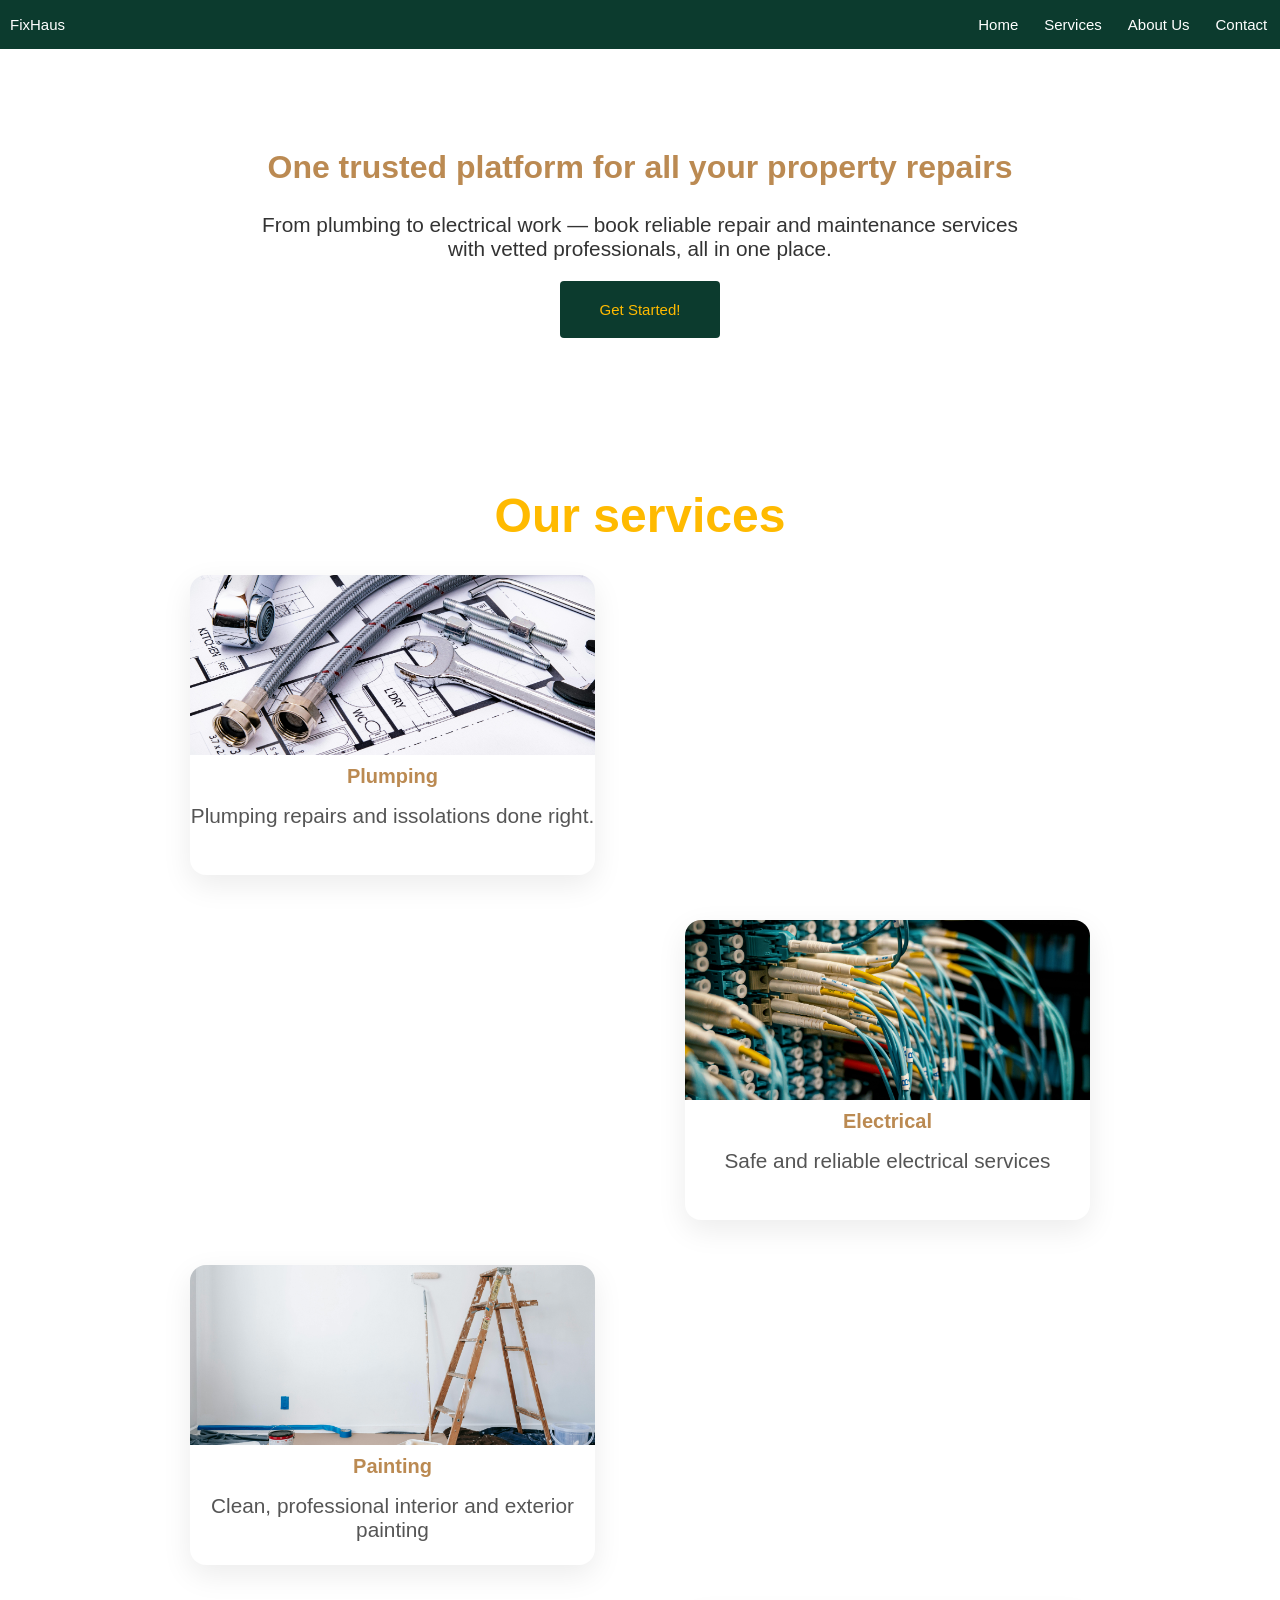
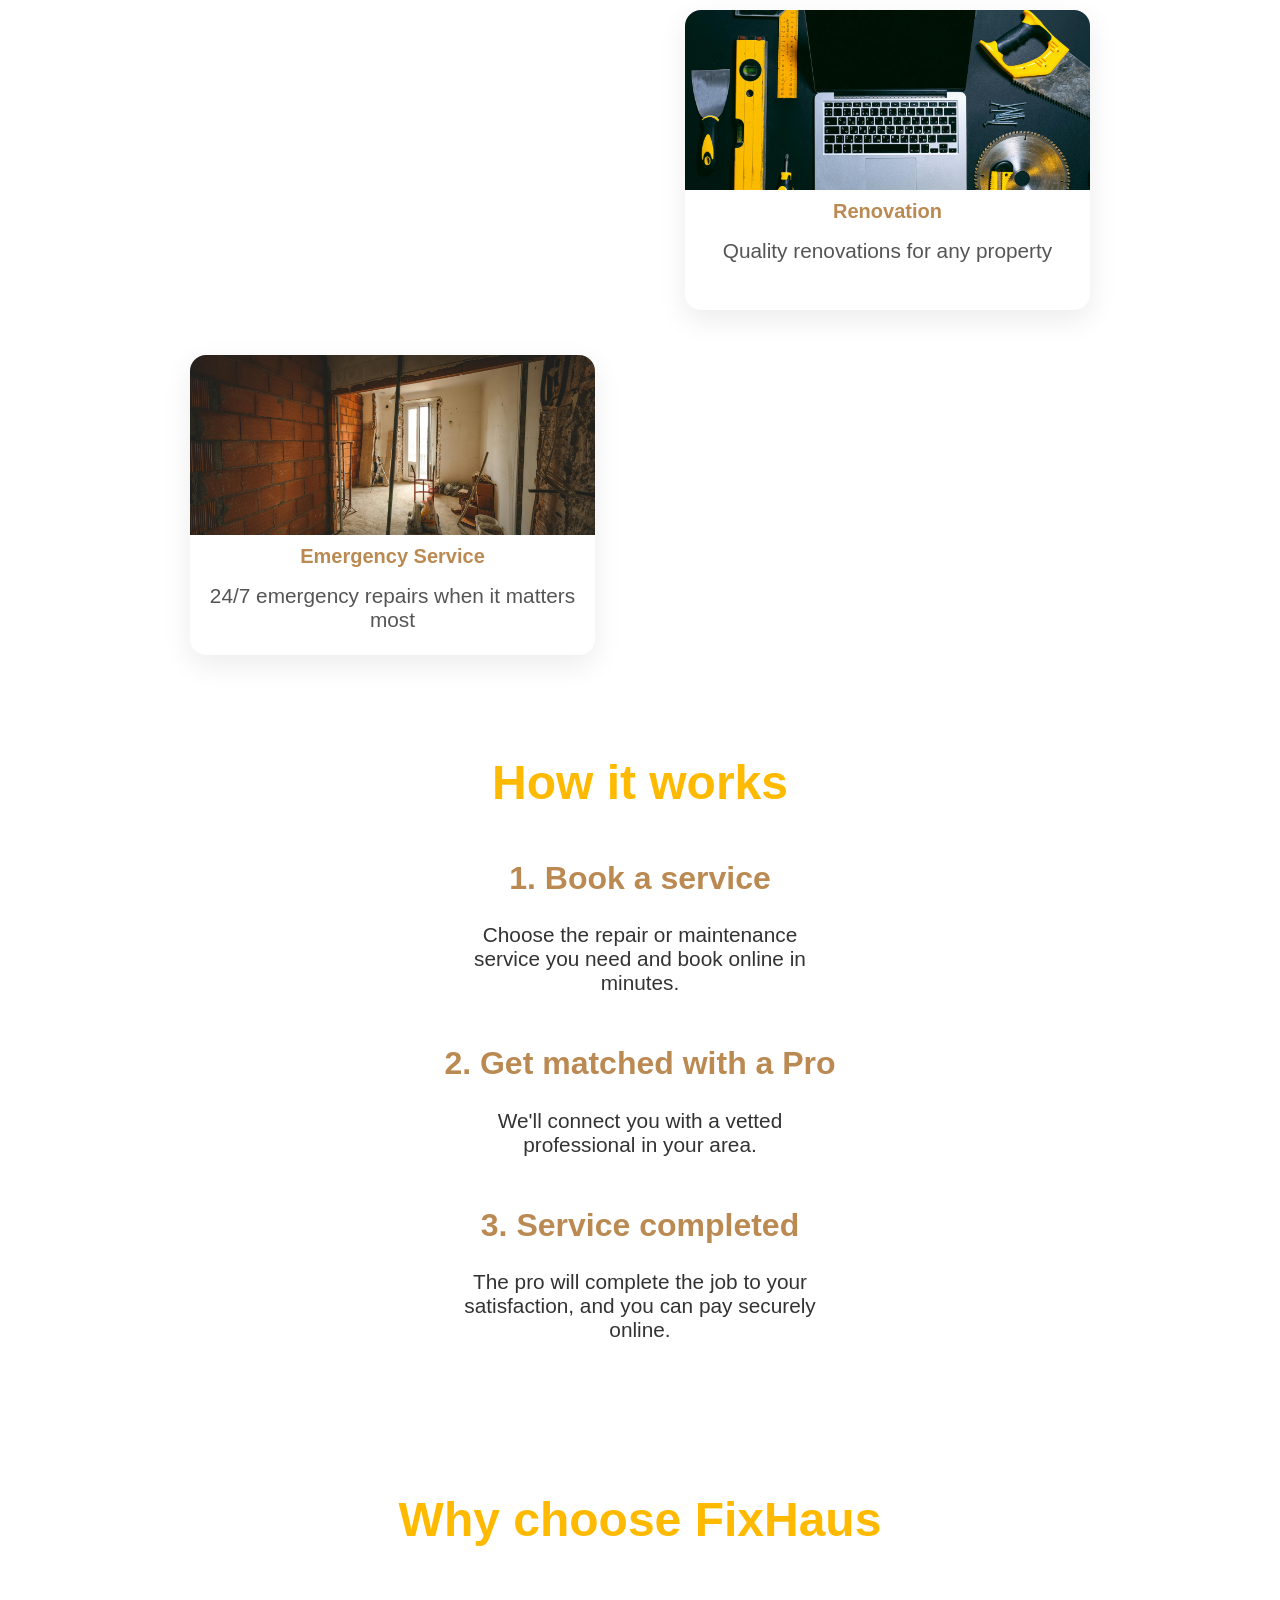
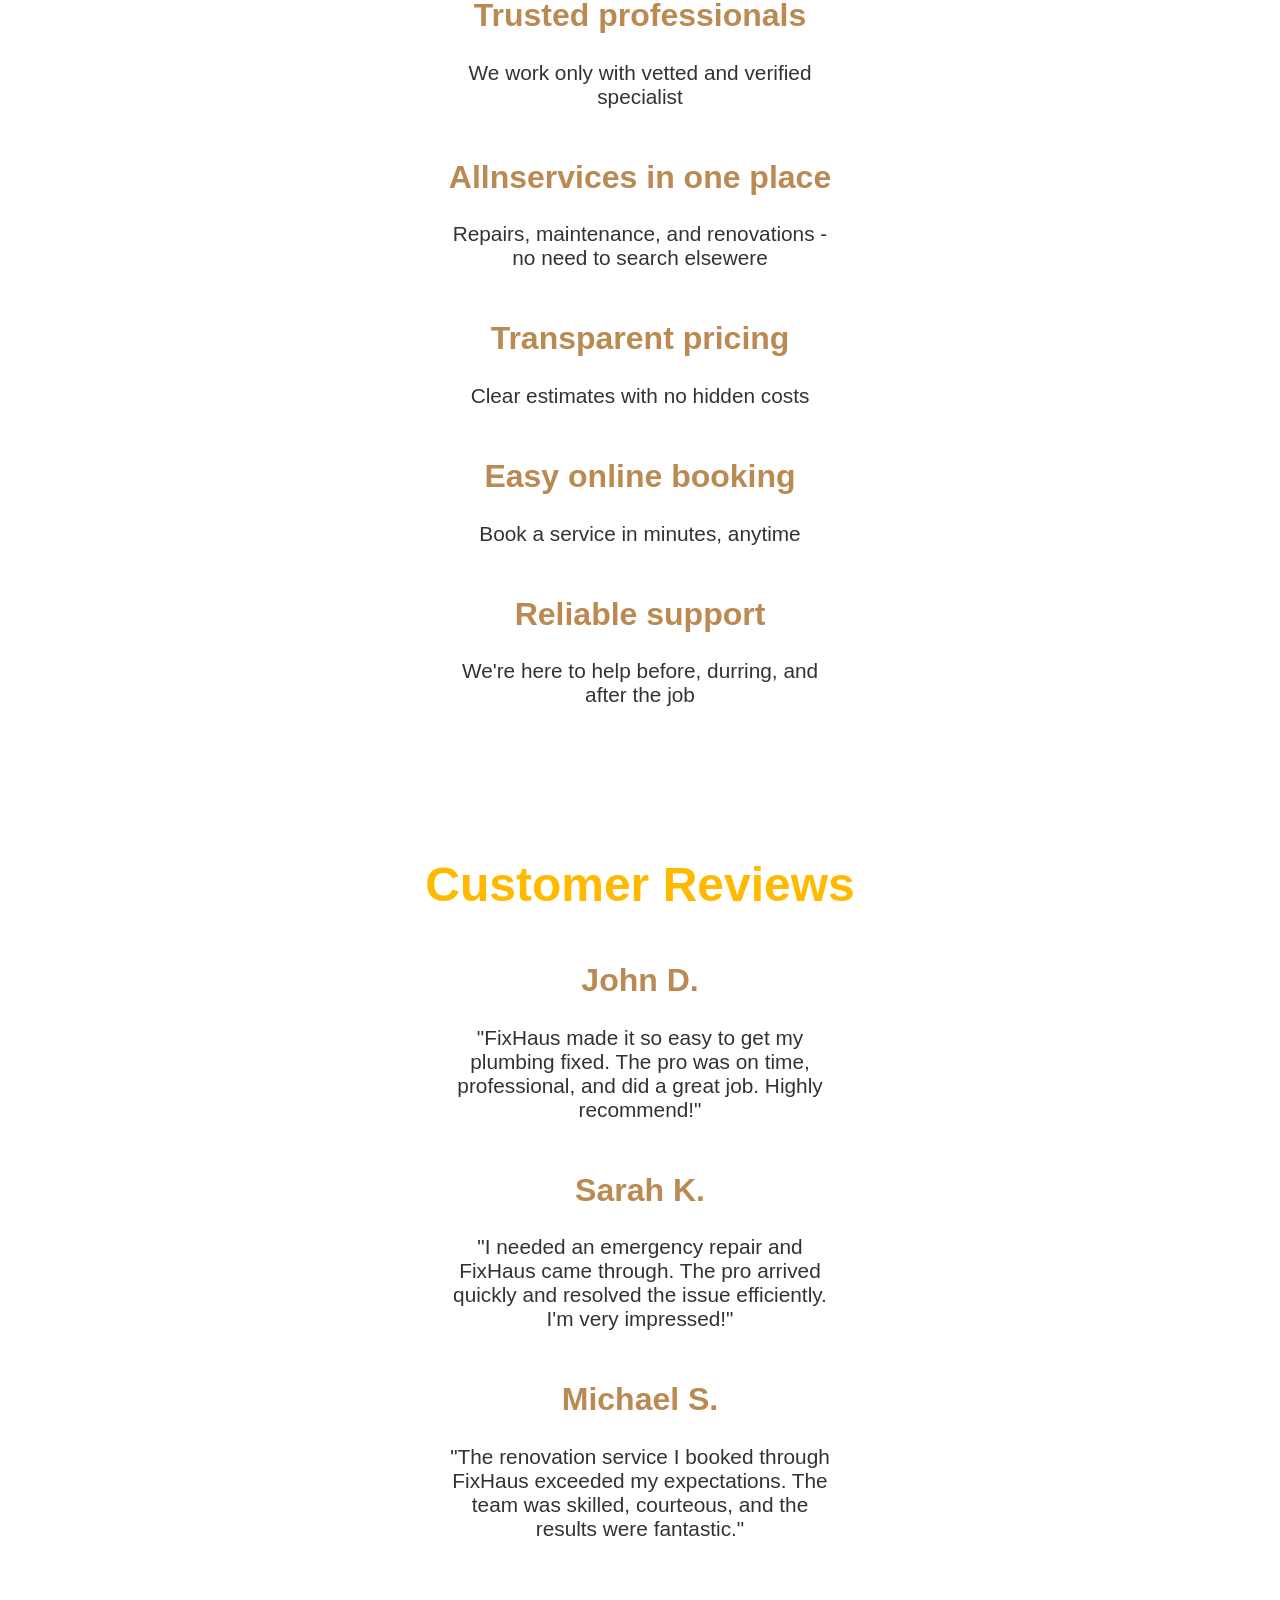
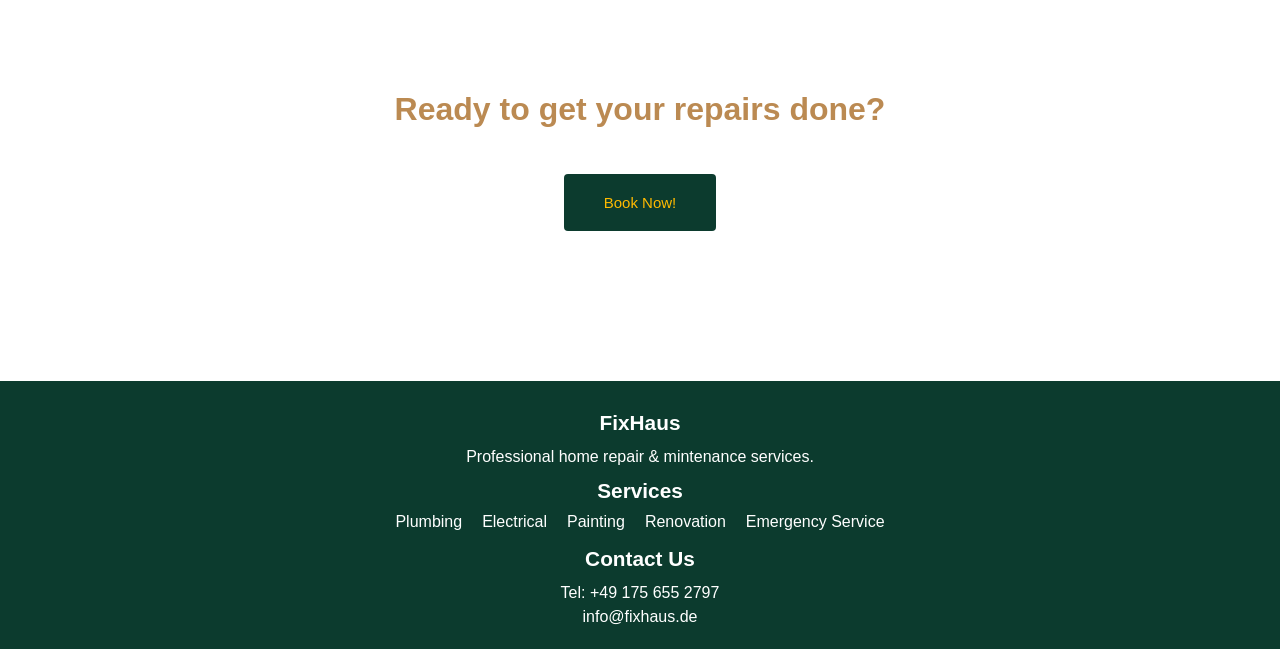
<file: index.html>
<!DOCTYPE html>

<html>
   <head>
      <html lang="en">
      <meta charset="UTF-8">
      <meta name="viewport" content="width=device-width, initial-scale=1.0">
      <title>FixHaus</title>
      <link rel="stylesheet" href="main.css">
   </head>
<body>
   <div data-include="partials/header.html"></div>
   <section class=hero id="hero">
      <h2>One trusted platform for all your property repairs</h2>
      <p>From plumbing to electrical work — book reliable repair and maintenance services
         with vetted professionals, all in one place.</p>
      <button id="GetStarted">Get Started!</button>
   </section>
      <h1>Our services</h1>
   <section class="cards" id="cards">
      <div class="card">
         <img src="images/imgs/icon/icon1.jpg" alt="">
         <div class="card-content">
            <h2>Plumping</h2>
            <p>Plumping repairs and issolations done right.</p>
          </div>
      </div>
      <div class="card">
         <img src="images/imgs/icon/icon2.jpg" alt="">
         <div class="card-content">
            <h2>Electrical</h2>
            <p>Safe and reliable electrical services</p>
         </div>
      </div>
      <div class="card">
         <img src="images/imgs/icon/icon3.jpg" alt="">
         <div class="card-content">
            <h2>Painting</h2>
            <p>Clean, professional interior and exterior painting</p>
         </div>
      </div>
      <div class="card">
         <img src="images/imgs/icon/icon4.jpg" alt="">
         <div class="card-content">
            <h2>Renovation</h2>
            <p>Quality renovations for any property</p>
         </div>
      </div>
      <div class="card">
         <img src="images/imgs/icon/icon5.jpg" alt="">
         <div class="card-content">
            <h2>Emergency Service</h2>
            <p>24/7 emergency repairs when it matters most</p>
         </div>
      </div>
   </section>
   <section class="HitW">
      <h1>How it works</h1>
      <div class="step">
         <h2>1. Book a service</h2>
         <p>Choose the repair or maintenance service you need and book online in minutes.</p>
      </div>
      <div class="step">
         <h2>2. Get matched with a Pro</h2>
         <p>We'll connect you with a vetted professional in your area.</p>
      </div>
      <div class="step">
         <h2>3. Service completed</h2>
         <p>The pro will complete the job to your satisfaction, and you can pay securely online.</p>
      </div>
   </section>
   <section class="WhyUs">
      <h1>Why choose FixHaus</h1>
      <h2>Trusted professionals</h2>
      <p>We work only with vetted and verified specialist</p>
      <h2>Allnservices in one place</h2>
      <p>Repairs, maintenance, and renovations - no need to search elsewere</p>
      <h2>Transparent pricing</h2>
      <p>Clear estimates with no hidden costs</p>
      <h2>Easy online booking</h2>
      <p>Book a service in minutes, anytime</p>
      <h2>Reliable support</h2>
      <p>We're here to help before, durring, and after the job</p>
   </section>
   <section class="review">
      <h1>Customer Reviews</h1>
         <h2>John D.</h2>
         <p>"FixHaus made it so easy to get my plumbing fixed. The pro was on time, professional, and did a great job. Highly recommend!"</p>
         <h2>Sarah K.</h2>
         <p>"I needed an emergency repair and FixHaus came through. The pro arrived quickly and resolved the issue efficiently. I'm very impressed!"</p>
         <h2>Michael S.</h2>
         <p>"The renovation service I booked through FixHaus exceeded my expectations. The team was skilled, courteous, and the results were fantastic."</p>
      </div>
   </section>
   <section class="GetStarted">
      <h2>Ready to get your repairs done?</h2>
      <button id="GetStarted">Book Now!</button>
   </section>
   <div data-include="partials/footer.html"></div>
   <script src="assets/js/include.js" defer></script>
</body>
</html>
</file>
<file: main.css>
html{
   margin: 0;
   scroll-behavior: smooth;
}
body{
   margin: 0;
   text-align: center;
   font-family: 'Poppins', sans-serif;
   background-color: #fff;
 }
h1{
   color: #FFBA00;
   font-size: 3.0rem;
   margin-top: 100px;
}
h2{
   color: #BB8A52;
   font-size: 2.0rem;
   margin-top: 50px;
}
h3{
   color: #111827;
   font-size: 1.5rem;
   margin: 50px, 0px, 0px, 0px;
}
p{
   color: #333;
   justify-content: center;
   width: 30%;
   margin: auto;
   font-size: 1.3rem;
}
.site-header{
   padding: 16px 0;
   background-color: #0c3b2e;
   margin-bottom: 50px;
   display: flex;
}
.site-header a{
   color: #fff;
   text-decoration: none;
   font-size: 15px; 
} 
nav button{
   border: none;
   color: #fff;
   cursor: pointer;
   padding: 16px 20px;
}
.site-header .container{
   display: flex;
   align-items: center;
   justify-content: space-between;
   width: 99%;
}
.site-header .nav{
   margin-left: auto;
   display: flex;
   gap: 16px;
   margin-left: auto;
}
.site-header a{
   color: #fff;
   text-decoration: none;
   font-size: 15px; 
   margin-left: 10px;
}
section{
   margin-bottom: 150px;
   margin-top: 100px;
}
   .hero p{
      width: 60%;
   }

/* Services cards */
.cards{
   margin-top: 150px;
   display: flex;
   flex-direction: column;
   gap: 45px;
   width: min(900px, 92vw);
   margin: 0 auto;
   align-items: flex-start;
}
.card{
   display: flex;
   flex-direction: column;
   width: 45%;
   height: 300px;
   background-color: #fff;
   border-radius: 16px;
   box-shadow: 0 10px 30px rgba(0, 0, 0, 0.08);
   transition: transform 0.3s ease, box-shadow 0.3s ease;
   overflow: hidden;
}
.card:hover {
   transform: translateY(-8px);
   box-shadow: 0 20px 50px rgba(0, 0, 0, 0.20);
}
.card:nth-child(even) {
   align-self: flex-end;
}
.card img{
   width: 100%;
   height: 180px;
   object-fit: cover;
}
.card-content{
   width: 100%;
}
.card h2{
   margin-top: 10px;
   font-size: 20px;
}
.card p{
   margin: 0;
   color: #555;
   width: 100%;
   margin-top: 15px;
}
button{
   background-color: #0c3b2e;
   color: #FFBA00;
   border: none;
   padding: 20px 40px;
   border-radius: 4px;
   cursor: pointer;
   margin-top: 20px;
   font-size: 15px;
}
footer{
   background-color: #0c3b2e;
   color: #fff;
   padding: 20px 0;
   margin-top: 50px;
   list-style: none;
}
footer p{
   line-height: 1.5;
   margin: auto;
   color:#fff;
   font-size: 1rem;
   
}
footer h4{
   margin: 10px 0;
   color: #fff;
   font-size: 1.3rem;
}
footer ul{
   display: flex;
   justify-content: center;
   gap: 20px;
   padding: 0;
   margin-top: 10px;
}
footer li{
   text-align: center;
   list-style: none;
}
</file>
